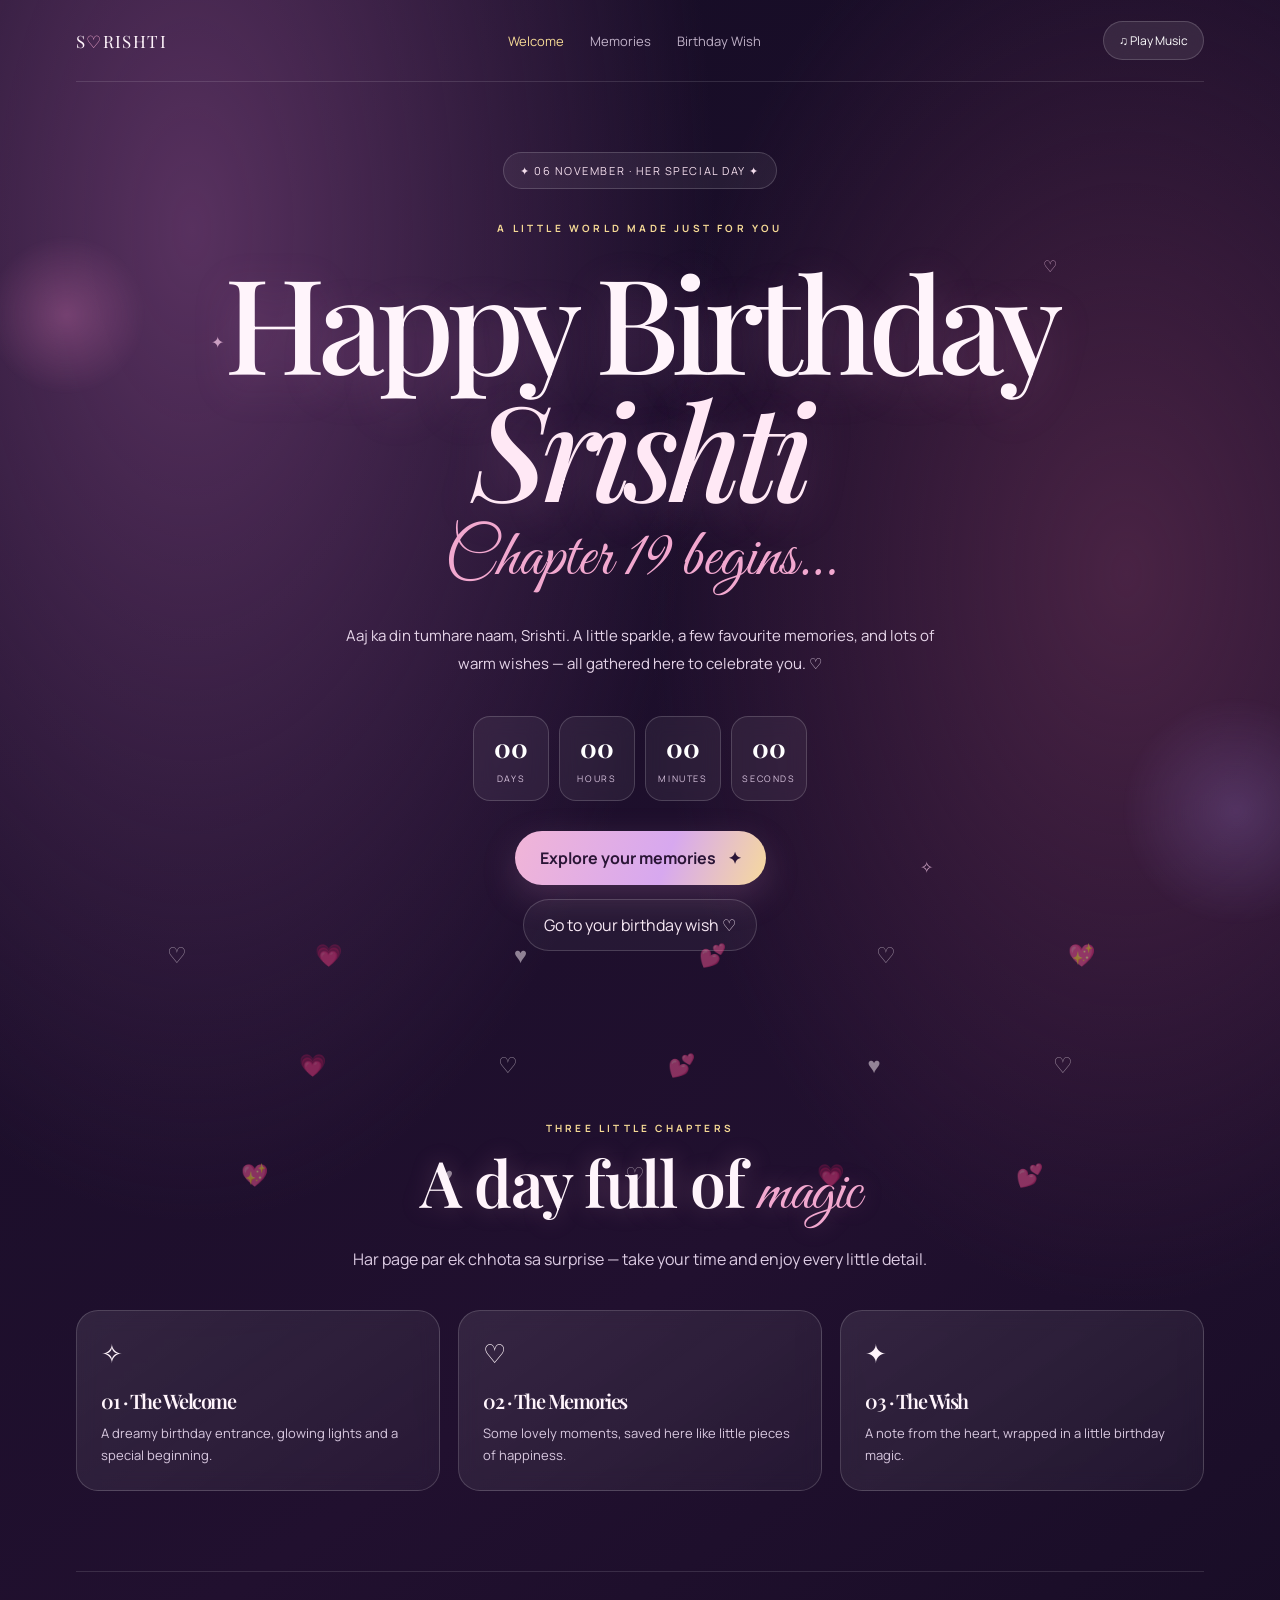
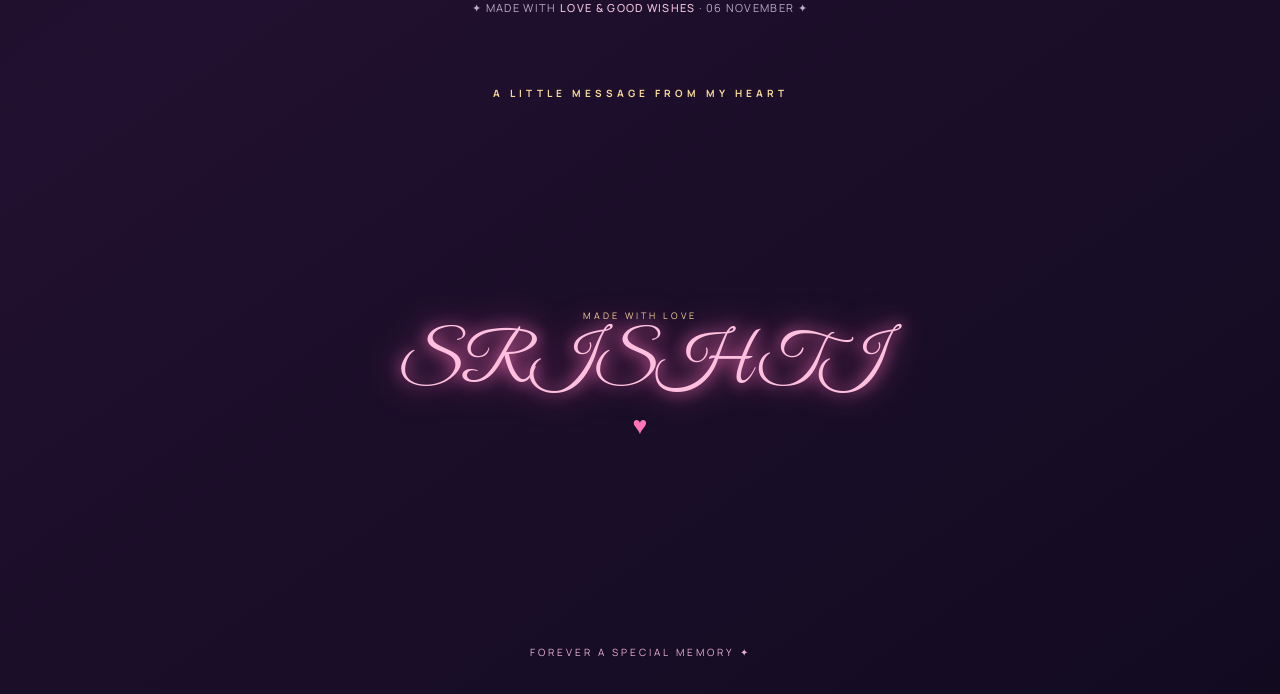
<file: index.html>
<!DOCTYPE html>
<html lang="en">
<head>
<meta charset="UTF-8"><meta name="viewport" content="width=device-width, initial-scale=1">
<meta name="theme-color" content="#160d27">
<title>The Birthday Welcome | Srishti ♡</title>
<link rel="stylesheet" href="style.css">
</head>
<body>
<div class="shell">

    <header class="topbar">
      <a class="brand" href="index.html">S<span>♡</span>RISHTI</a>
      <nav class="nav">
        <a class="active" href="index.html">Welcome</a>
        <a class="" href="memories.html">Memories</a>
        <a class="" href="wish.html">Birthday Wish</a>
      </nav>
      <button class="music-btn" data-music type="button"><span class="music-dot"></span> Play Music</button>
    </header>

<main>
<section class="hero">
 <div class="orb one"></div><div class="orb two"></div>
 <span class="sparkle s1">✦</span><span class="sparkle s2">♡</span><span class="sparkle s3">✧</span>
 <div class="hero-inner">
  <div class="pill">✦ 06 NOVEMBER · HER SPECIAL DAY ✦</div>
  <p class="eyebrow" style="margin-top:32px">A LITTLE WORLD MADE JUST FOR YOU</p>
  <h1>Happy Birthday <span class="name">Srishti</span></h1>
  <div class="script scriptline">Chapter 19 begins…</div>
  <p class="lead">Aaj ka din tumhare naam, Srishti. A little sparkle, a few favourite memories, and lots of warm wishes — all gathered here to celebrate you. ♡</p>
  <div class="countdown" id="countdown">
   <div class="timebox"><b id="days">00</b><small>Days</small></div>
   <div class="timebox"><b id="hours">00</b><small>Hours</small></div>
   <div class="timebox"><b id="minutes">00</b><small>Minutes</small></div>
   <div class="timebox"><b id="seconds">00</b><small>Seconds</small></div>
  </div>
  <a class="cta" href="memories.html">Explore your memories <span>✦</span></a>
  <div><a class="ghost" href="wish.html">Go to your birthday wish ♡</a></div>
 </div>
</section>
<section class="section">
 <div class="section-head"><div class="eyebrow">THREE LITTLE CHAPTERS</div><h2 class="serif">A day full of <span class="script">magic</span></h2><p>Har page par ek chhota sa surprise — take your time and enjoy every little detail.</p></div>
 <div class="feature-grid">
  <article class="feature"><div class="icon">✧</div><h3>01 · The Welcome</h3><p>A dreamy birthday entrance, glowing lights and a special beginning.</p></article>
  <article class="feature"><div class="icon">♡</div><h3>02 · The Memories</h3><p>Some lovely moments, saved here like little pieces of happiness.</p></article>
  <article class="feature"><div class="icon">✦</div><h3>03 · The Wish</h3><p>A note from the heart, wrapped in a little birthday magic.</p></article>
 </div>
</section>
</main>


<footer class="footer">✦ MADE WITH <b>LOVE & GOOD WISHES</b> · 06 NOVEMBER ✦</footer>
</div>
<audio id="birthdayAudio" src="inaam.mp3" preload="auto" loop></audio>
<script src="app.js"></script>
</body></html>
<section class="srishti-heart-section">
  <div class="heart-heading">A LITTLE MESSAGE FROM MY HEART</div>

  <div class="heart-stage">
    <canvas id="heart"></canvas>

    <div class="heart-center">
      <span class="center-small">MADE WITH LOVE</span>
      <div class="center-name">SRISHTI</div>
      <span class="center-heart">♥</span>
    </div>
  </div>

  <div class="heart-footer">FOREVER A SPECIAL MEMORY ✦</div>
</section>
</file>
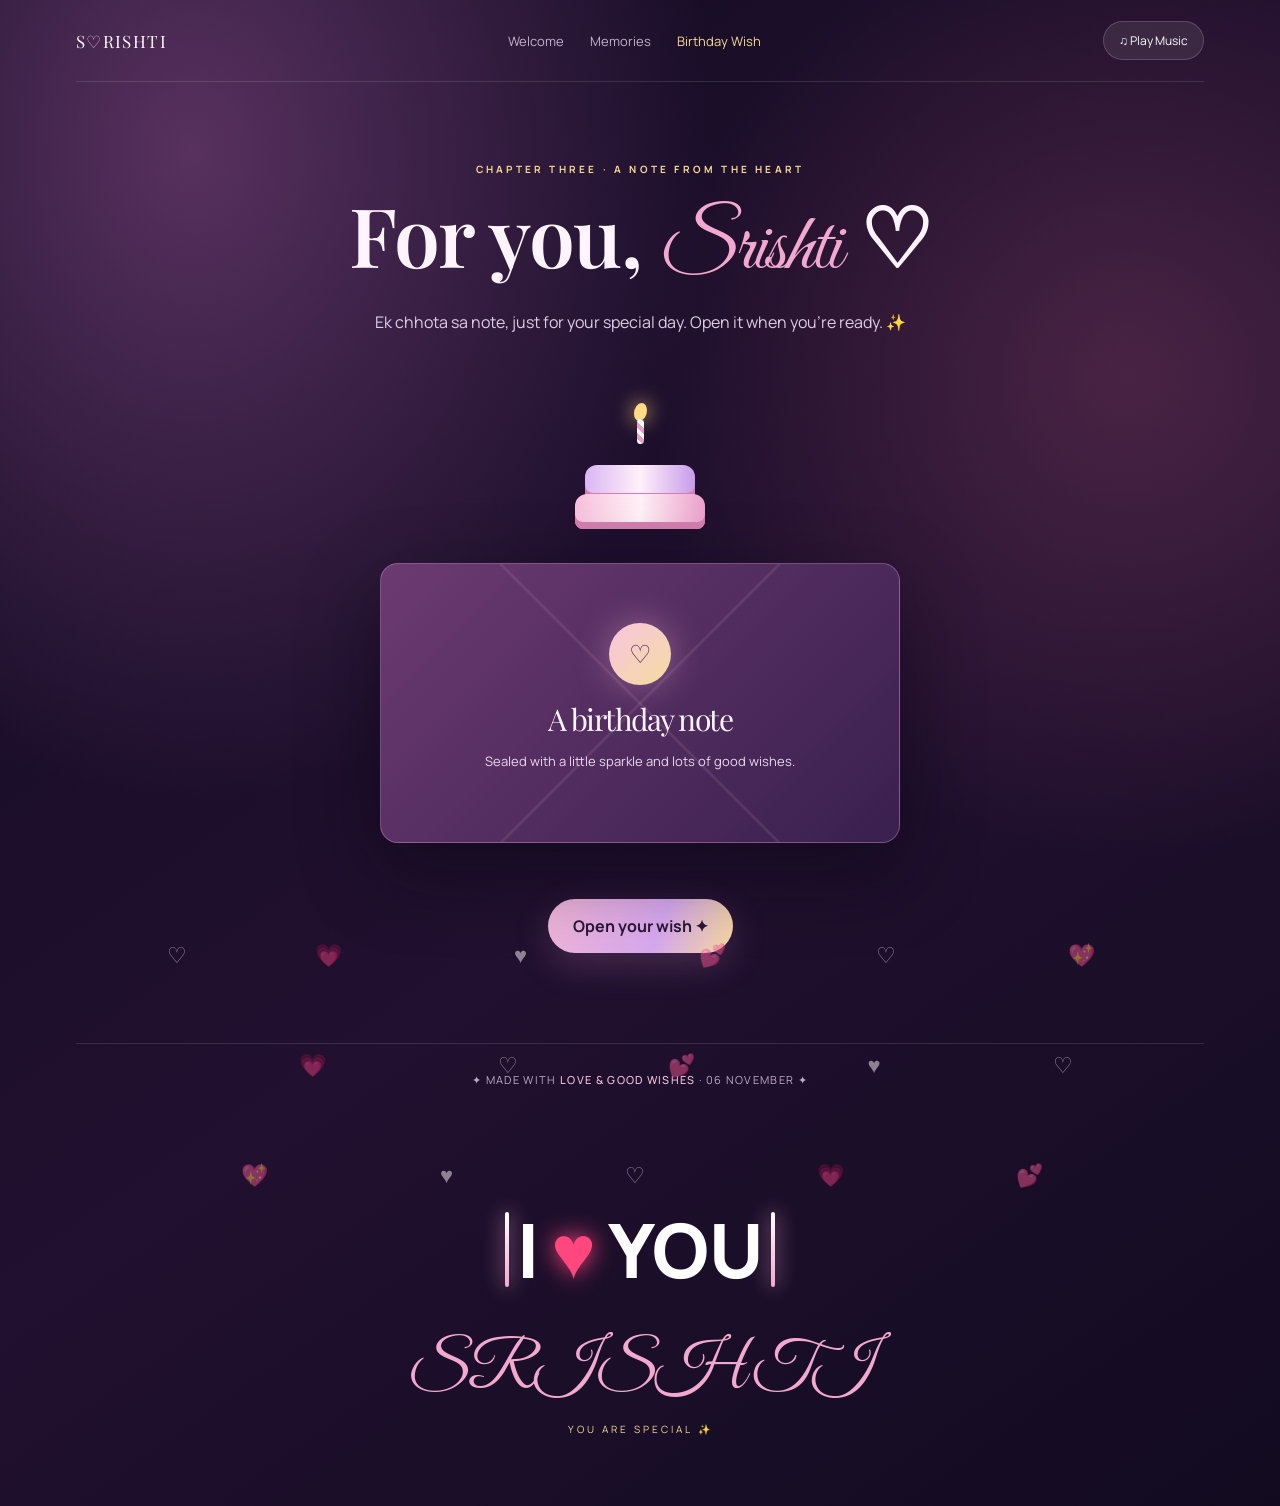
<file: wish.html>
<!DOCTYPE html>
<html lang="en">
<head>
<meta charset="UTF-8"><meta name="viewport" content="width=device-width, initial-scale=1">
<meta name="theme-color" content="#160d27">
<title>A Birthday Wish | Srishti ♡</title>
<link rel="stylesheet" href="style.css">
</head>
<body>
<div class="shell">

    <header class="topbar">
      <a class="brand" href="index.html">S<span>♡</span>RISHTI</a>
      <nav class="nav">
        <a class="" href="index.html">Welcome</a>
        <a class="" href="memories.html">Memories</a>
        <a class="active" href="wish.html">Birthday Wish</a>
      </nav>
      <button class="music-btn" data-music type="button"><span class="music-dot"></span> Play Music</button>
    </header>

<main>
<section class="page-hero">
 <div class="eyebrow">CHAPTER THREE · A NOTE FROM THE HEART</div>
 <h1>For you, <span class="script">Srishti</span> ♡</h1>
 <p>Ek chhota sa note, just for your special day. Open it when you’re ready. ✨</p>
</section>
<section class="wish-wrap">
 <div class="cake"><div class="flame"></div><div class="candle"></div><div class="layer l2"></div><div class="layer l1"></div></div>
 <div class="envelope">
  <div class="envelope-inner"><div class="seal">♡</div><h2>A birthday note</h2><p>Sealed with a little sparkle and lots of good wishes.</p></div>
 </div>
 <button class="cta" id="openWish" type="button">Open your wish ✦</button>
 <article class="wish-letter" id="wishLetter">
  <h2>Happy 19th Birthday, Srishti! ♡</h2>
  <p>Wishing you a day filled with laughter, sweet surprises and all the little things that make you happy.</p>
  <p>May this new chapter bring you confidence to chase your dreams, courage for every new beginning, and countless reasons to smile. Jo bhi tum dil se chahti ho, may life bring you closer to it — one beautiful step at a time.</p>
  <p>Keep being your wonderful self. Keep growing, keep glowing, and never stop believing in the beautiful things waiting ahead. You deserve a year full of peace, happiness and unforgettable memories.</p>
  <p style="text-align:center;font:italic 19px 'Playfair Display',serif;color:#8d4b7c;margin-top:25px">Have the loveliest birthday. Enjoy every second of your day! ✨</p>
  <div class="signature">With warm wishes ♡</div>
 </article>
</section>
</main>

<footer class="footer">✦ MADE WITH <b>LOVE & GOOD WISHES</b> · 06 NOVEMBER ✦</footer>
</div>
<audio id="birthdayAudio" src="inaam.mp3" preload="auto" loop></audio>
<script src="app.js"></script>

<div class="love-finale">
  <div class="love-frame">
    <span class="love-bar"></span>
    <div class="love-words">
      <span class="love-i">I</span>
      <span class="love-heart">♥</span>
      <span class="love-you">YOU</span>
    </div>
    <span class="love-bar"></span>
  </div>
  <div class="love-name">SRISHTI</div>
  <p class="love-caption">YOU ARE SPECIAL ✨</p>
</div>
</body>
</html>
</file>
<file: style.css>
@import url('https://fonts.googleapis.com/css2?family=Bodoni+Moda:opsz,wght@6..96,400;6..96,500;6..96,600;6..96,700&family=Great+Vibes&family=Manrope:wght@400;500;600;700;800&display=swap');

@import url('https://fonts.googleapis.com/css2?family=DM+Sans:wght@400;500;600;700&family=Playfair+Display:wght@500;600;700&family=Great+Vibes&display=swap');
:root{--night:#160d27;--night2:#241239;--plum:#43204f;--pink:#f2a8cf;--rose:#d96da9;--lilac:#c9a8f0;--gold:#f5d995;--cream:#fff4fb;--muted:#d8c5df;--glass:rgba(255,255,255,.085);--line:rgba(255,255,255,.17)}
*{box-sizing:border-box}html{scroll-behavior:smooth}body{margin:0;min-height:100vh;color:var(--cream);font-family:'DM Sans',sans-serif;background:radial-gradient(ellipse at 15% 10%,#58315f 0,transparent 34%),radial-gradient(ellipse at 88% 25%,#492344 0,transparent 30%),linear-gradient(145deg,#140c24,#21102f 55%,#120b20);overflow-x:hidden}
body:before{content:"";position:fixed;inset:0;pointer-events:none;opacity:.22;background-image:radial-gradient(#fff 1px,transparent 1.5px);background-size:83px 83px;mask-image:linear-gradient(to bottom,black,transparent 85%);z-index:0}
a{color:inherit;text-decoration:none}button{font:inherit;cursor:pointer}.shell{position:relative;z-index:1;max-width:1180px;margin:auto;padding:0 26px}.topbar{height:82px;display:flex;align-items:center;justify-content:space-between;gap:18px;border-bottom:1px solid rgba(255,255,255,.12);position:relative;z-index:5}.brand{font-family:'Playfair Display',serif;letter-spacing:.08em;font-size:17px}.brand span{color:var(--pink)}.nav{display:flex;align-items:center;gap:26px;color:#e8d9ee;font-size:13px}.nav a{opacity:.8;transition:.25s}.nav a:hover,.nav a.active{opacity:1;color:var(--gold)}.music-btn{border:1px solid var(--line);background:var(--glass);color:white;border-radius:999px;padding:10px 15px;font-size:12px;display:flex;align-items:center;gap:9px;backdrop-filter:blur(12px)}.music-dot{width:7px;height:7px;background:var(--pink);border-radius:50%;box-shadow:0 0 12px var(--pink)}
.eyebrow{font-size:10px;letter-spacing:.32em;text-transform:uppercase;color:var(--gold);font-weight:700}.serif{font-family:'Playfair Display',serif}.script{font-family:'Great Vibes',cursive;color:var(--pink);font-weight:400}.hero{min-height:calc(100vh - 82px);display:grid;place-items:center;text-align:center;padding:70px 0 90px;position:relative}.hero-inner{max-width:850px;position:relative}.hero h1{font-family:'Playfair Display',serif;font-size:clamp(64px,12vw,132px);line-height:.96;letter-spacing:-.055em;margin:22px 0 8px;text-shadow:0 10px 45px #e18acb38}.hero h1 .name{display:block;color:#ffe8f5;font-style:italic}.hero .scriptline{font-size:clamp(38px,6vw,66px);margin:4px 0 22px}.lead{max-width:590px;margin:0 auto;color:#e6d5e9;line-height:1.85;font-size:15px}.pill{display:inline-flex;align-items:center;gap:9px;border:1px solid var(--line);background:rgba(255,255,255,.06);border-radius:999px;padding:10px 16px;color:#f3ddec;font-size:11px;letter-spacing:.14em;text-transform:uppercase}.cta{display:inline-flex;align-items:center;justify-content:center;gap:12px;margin-top:30px;border:0;border-radius:999px;padding:16px 25px;background:linear-gradient(110deg,#f1b5d7,#d7a8ef 60%,#f6d99d);color:#2a1536;font-weight:700;box-shadow:0 12px 35px #d88ecb35;transition:transform .25s,box-shadow .25s}.cta:hover{transform:translateY(-3px);box-shadow:0 18px 42px #d88ecb55}.ghost{display:inline-flex;border:1px solid var(--line);border-radius:999px;padding:14px 20px;margin-top:14px;color:#f7e8f4;background:rgba(255,255,255,.04)}.orb{position:absolute;border-radius:50%;filter:blur(1px);pointer-events:none;animation:float 8s ease-in-out infinite}.orb.one{width:160px;height:160px;background:radial-gradient(circle,#d979b850,transparent 70%);left:-8%;top:16%}.orb.two{width:230px;height:230px;background:radial-gradient(circle,#a884df3b,transparent 70%);right:-13%;bottom:12%;animation-delay:-3s}.sparkle{position:absolute;color:#f5c7e7;opacity:.75;animation:twinkle 3.2s infinite}.sparkle.s1{left:12%;top:26%}.sparkle.s2{right:13%;top:18%;animation-delay:1s}.sparkle.s3{right:24%;bottom:17%;animation-delay:2s}.countdown{display:flex;justify-content:center;gap:10px;margin:38px auto 0}.timebox{min-width:76px;padding:13px 10px;border:1px solid var(--line);border-radius:17px;background:rgba(255,255,255,.055);backdrop-filter:blur(10px)}.timebox b{display:block;font-family:'Playfair Display',serif;font-size:26px;color:#fff}.timebox small{font-size:9px;letter-spacing:.18em;color:#d9c4df;text-transform:uppercase}
.section{padding:80px 0}.section-head{text-align:center;margin:0 auto 36px;max-width:720px}.section-head h2{font:600 clamp(38px,6vw,64px)/1.1 'Playfair Display',serif;margin:12px 0}.section-head p{color:#ddcce4;line-height:1.8}.feature-grid{display:grid;grid-template-columns:repeat(3,1fr);gap:18px}.feature{padding:24px;border:1px solid var(--line);background:linear-gradient(145deg,rgba(255,255,255,.09),rgba(255,255,255,.035));border-radius:22px;min-height:180px;backdrop-filter:blur(10px)}.feature .icon{font-size:26px}.feature h3{font:600 20px 'Playfair Display',serif;margin:16px 0 8px}.feature p{font-size:13px;line-height:1.7;color:#d9c9e0;margin:0}
.page-hero{padding:80px 0 40px;text-align:center}.page-hero h1{font:600 clamp(48px,8vw,82px)/1.05 'Playfair Display',serif;margin:15px 0}.page-hero p{color:#dfcde5;max-width:620px;margin:0 auto;line-height:1.8}.gallery{display:grid;grid-template-columns:repeat(3,1fr);gap:18px;padding:22px 0 80px}.photo-card{position:relative;overflow:hidden;border:1px solid var(--line);border-radius:22px;background:#2b1839;min-height:310px;cursor:pointer;box-shadow:0 18px 45px #08051155;transition:transform .35s,border-color .35s}.photo-card:nth-child(2),.photo-card:nth-child(5){transform:translateY(28px)}.photo-card:hover{transform:translateY(-7px) scale(1.015);border-color:#efb1dc}.photo-card:nth-child(2):hover,.photo-card:nth-child(5):hover{transform:translateY(18px) scale(1.015)}.photo-card img{width:100%;height:100%;min-height:310px;object-fit:cover;display:block;transition:transform .7s}.photo-card:hover img{transform:scale(1.06)}.photo-card:after{content:"";position:absolute;inset:40% 0 0;background:linear-gradient(transparent,rgba(17,8,28,.86))}.photo-caption{position:absolute;z-index:1;bottom:18px;left:20px;right:20px;font:20px 'Playfair Display',serif}.photo-caption small{display:block;font:10px 'DM Sans',sans-serif;letter-spacing:.18em;text-transform:uppercase;color:var(--gold);margin-bottom:6px}
.lightbox{position:fixed;inset:0;background:rgba(9,4,17,.91);z-index:30;display:none;align-items:center;justify-content:center;padding:24px;backdrop-filter:blur(12px)}.lightbox.open{display:flex}.lightbox img{max-width:min(90vw,650px);max-height:84vh;object-fit:contain;border-radius:16px;box-shadow:0 20px 70px #000}.lightbox button{position:absolute;top:22px;right:25px;border:1px solid var(--line);background:#ffffff18;color:white;border-radius:50%;width:44px;height:44px;font-size:22px}
.wish-wrap{max-width:850px;margin:0 auto 90px;text-align:center}.envelope{margin:34px auto 26px;width:min(100%,520px);height:280px;position:relative;border:1px solid #f0b5d64d;border-radius:18px;background:linear-gradient(135deg,#6c3a71,#39204e);box-shadow:0 28px 80px #09041177;display:grid;place-items:center;overflow:hidden}.envelope:before{content:"";position:absolute;inset:0;background:linear-gradient(135deg,transparent 49.7%,#f0b5d633 50%,transparent 50.5%),linear-gradient(225deg,transparent 49.7%,#f0b5d633 50%,transparent 50.5%);opacity:.7}.envelope-inner{position:relative;z-index:1;padding:24px}.seal{width:62px;height:62px;border-radius:50%;display:grid;place-items:center;margin:0 auto 14px;background:linear-gradient(135deg,#f8c5df,#f5dc9f);color:#4a2351;font-size:25px;box-shadow:0 0 35px #f1b5d766}.envelope h2{font:30px 'Playfair Display',serif;margin:0 0 8px}.envelope p{color:#ead9ed;font-size:13px}.wish-letter{display:none;text-align:left;margin:25px auto 0;padding:clamp(25px,5vw,48px);border:1px solid #f1c4df55;border-radius:24px;background:linear-gradient(145deg,#fff0f8,#f6e7ff);color:#48264e;box-shadow:0 20px 70px #08031166;line-height:1.9}.wish-letter.show{display:block;animation:rise .8s both}.wish-letter h2{font:600 clamp(32px,5vw,48px) 'Playfair Display',serif;color:#71365f;text-align:center;margin:0 0 22px}.wish-letter p{font-size:15px}.signature{font:42px 'Great Vibes',cursive;color:#a34d85;text-align:right;margin-top:25px}.cake{width:150px;height:118px;margin:34px auto 0;position:relative}.cake .layer{position:absolute;left:10px;right:10px;height:35px;border-radius:12px 12px 8px 8px;background:linear-gradient(90deg,#f7bfdc,#fff0f6,#eaa1cc);box-shadow:inset 0 -7px #d47eaf}.cake .l1{bottom:0}.cake .l2{bottom:29px;left:20px;right:20px;background:linear-gradient(90deg,#d9b6f4,#fff0fa,#c79ce9)}.cake .candle{position:absolute;bottom:85px;left:72px;width:7px;height:25px;background:repeating-linear-gradient(45deg,#fff 0 4px,#e5a2cb 4px 8px);border-radius:4px}.flame{position:absolute;bottom:108px;left:69px;width:13px;height:18px;background:#ffdb83;border-radius:60% 40% 60% 40%;filter:drop-shadow(0 0 10px #ffd879);animation:flicker .6s infinite alternate}
.footer{border-top:1px solid rgba(255,255,255,.12);padding:28px 0 36px;text-align:center;color:#bda9c8;font-size:11px;letter-spacing:.12em}.footer b{color:#f2c4df;font-weight:500}
..intro-overlay.hide{position:fixed;inset:0;z-index:50;background:radial-gradient(ellipse at center,#472452 0,#1a0d29 65%,#10091c 100%);display:grid;place-items:center;text-align:center;padding:25px;transition:opacity .8s,visibility .8s}.intro-overlay.hide{opacity:0;visibility:hidden;pointer-events:none}.intro-card{max-width:620px}.intro-card h2{font:600 clamp(44px,8vw,78px)/1.05 'Playfair Display',serif;margin:16px 0}.intro-card p{color:#dfcde5;line-height:1.8}.intro-card .script{font-size:50px}.intro-note{font-size:11px;color:#bda9c8;margin-top:14px}
.confetti{position:fixed;z-index:40;top:-20px;width:8px;height:13px;pointer-events:none;animation:fall 3.4s linear forwards}
@keyframes float{0%,100%{transform:translateY(0)}50%{transform:translateY(-25px)}}@keyframes twinkle{0%,100%{opacity:.25;transform:scale(.7) rotate(0)}50%{opacity:1;transform:scale(1.2) rotate(30deg)}}@keyframes rise{from{opacity:0;transform:translateY(22px)}to{opacity:1;transform:translateY(0)}}@keyframes flicker{from{transform:scale(.9) rotate(-5deg)}to{transform:scale(1.12) rotate(6deg)}}@keyframes fall{to{transform:translateY(110vh) rotate(720deg);opacity:.1}}
@media(max-width:760px){.shell{padding:0 18px}.topbar{height:auto;min-height:76px;flex-wrap:wrap;padding:16px 0}.nav{order:3;width:100%;justify-content:center;gap:22px;padding-top:5px}.music-btn{padding:9px 12px}.hero{min-height:calc(100vh - 120px);padding:55px 0}.feature-grid{grid-template-columns:1fr}.gallery{grid-template-columns:repeat(2,1fr);gap:12px}.photo-card,.photo-card img{min-height:240px}.photo-card:nth-child(2),.photo-card:nth-child(5){transform:none}.photo-card:nth-child(2):hover,.photo-card:nth-child(5):hover{transform:translateY(-7px) scale(1.015)}.photo-caption{left:12px;bottom:12px;font-size:16px}.photo-caption small{font-size:8px}.countdown{gap:6px}.timebox{min-width:65px;padding:11px 7px}.timebox b{font-size:22px}.section{padding:58px 0}.page-hero{padding:60px 0 28px}.envelope{height:245px}}
@media(max-width:420px){.gallery{grid-template-columns:1fr}.photo-card,.photo-card img{min-height:390px}.nav{font-size:12px;gap:16px}.brand{font-size:15px}}

/* PREMIUM MEMORY GALLERY ANIMATIONS */

.photo-card {
  position: relative;
  overflow: hidden;
  transform: translateY(35px);
  opacity: 0;
  animation: memoryReveal 0.9s ease forwards,
             memoryFloat 5s ease-in-out infinite;
  transition: transform 0.45s ease, box-shadow 0.45s ease;
}

.photo-card:nth-child(2) { animation-delay: 0.15s, 1s; }
.photo-card:nth-child(3) { animation-delay: 0.3s, 1.2s; }
.photo-card:nth-child(4) { animation-delay: 0.45s, 1.4s; }
.photo-card:nth-child(5) { animation-delay: 0.6s, 1.6s; }

.photo-card img {
  transition: transform 0.8s cubic-bezier(.2,.8,.2,1),
              filter 0.6s ease;
  will-change: transform;
}

.photo-card:hover {
  transform: translateY(-12px) scale(1.025);
  box-shadow: 0 20px 55px rgba(220, 130, 255, 0.3),
              0 0 18px rgba(255, 160, 220, 0.3);
  z-index: 5;
}

.photo-card:hover img {
  transform: scale(1.09);
  filter: brightness(1.08) saturate(1.12);
}

@keyframes memoryReveal {
  to {
    opacity: 1;
    transform: translateY(0);
  }
}

@keyframes memoryFloat {
  0%, 100% { translate: 0 0; }
  50% { translate: 0 -5px; }
}

@media (prefers-reduced-motion: reduce) {
  .photo-card,
  .photo-card img {
    animation: none;
    transition: none;
    opacity: 1;
    transform: none;
  }
}

/* PREMIUM PHOTO ANIMATIONS */
.gallery .photo-card {
  opacity: 0;
  animation: photoEntrance 1s ease forwards;
  transition: transform .5s ease, box-shadow .5s ease;
}

.gallery .photo-card:nth-child(2) { animation-delay: .2s; }
.gallery .photo-card:nth-child(3) { animation-delay: .4s; }
.gallery .photo-card:nth-child(4) { animation-delay: .6s; }
.gallery .photo-card:nth-child(5) { animation-delay: .8s; }
.gallery .photo-card:nth-child(6) { animation-delay: 1s; }

@keyframes photoEntrance {
  from {
    opacity: 0;
    transform: translateY(45px) scale(.96);
  }
  to {
    opacity: 1;
    transform: translateY(0) scale(1);
  }
}

.gallery .photo-card:hover {
  transform: translateY(-12px) scale(1.035);
  box-shadow: 0 15px 45px rgba(235, 140, 255, .4);
  border-color: #f2a8cf;
  z-index: 5;
}

.gallery .photo-card img {
  transition: transform .8s ease, filter .6s ease;
}

.gallery .photo-card:hover img {
  transform: scale(1.1);
  filter: brightness(1.1);
}

@media (prefers-reduced-motion: reduce) {
  .gallery .photo-card {
    animation: none;
    opacity: 1;
  }
}

/* DREAMY FLOATING HEARTS */
body::before,
body::after {
  content: "♡     💗       ♥       💕      ♡       💖\A      💗       ♡      💕       ♥       ♡\A  💖       ♥       ♡       💗       💕";
  white-space: pre;
  position: fixed;
  left: 0;
  width: 100%;
  height: 100%;
  pointer-events: none;
  z-index: 20;
  text-align: center;
  font-size: 22px;
  line-height: 110px;
  letter-spacing: 18px;
}

body::before {
  top: -100%;
  animation: fallingHearts 18s linear infinite;
  opacity: .65;
}

body::after {
  top: 100%;
  animation: risingHearts 20s linear infinite;
  opacity: .5;
}

@keyframes fallingHearts {
  from { transform: translateY(0); }
  to { transform: translateY(200vh); }
}

@keyframes risingHearts {
  from { transform: translateY(0); }
  to { transform: translateY(-200vh); }
}

/* LUXURY BIRTHDAY TYPOGRAPHY */
body {
  font-family: 'Manrope', sans-serif;
}

h1, h2, h3 {
  font-family: 'Bodoni Moda', serif;
  font-weight: 500;
  letter-spacing: -1.5px;
}

p, button, nav, a {
  font-family: 'Manrope', sans-serif;
}

h1 em, h2 em, h3 em {
  font-family: 'Great Vibes', cursive;
  font-weight: 400;
  letter-spacing: 0;
}

/* CINEMATIC BIRTHDAY TEXT ANIMATION */

.page-hero h1 {
  animation: titleReveal 1.8s cubic-bezier(.2,.8,.2,1) both;
}

.page-hero h1 em {
  display: inline-block;
  animation: nameReveal 2s ease both, nameGlow 3s ease-in-out 2s infinite alternate;
}

.page-hero p {
  animation: paragraphReveal 1.5s ease 1s both;
}

.page-hero .eyebrow {
  animation: paragraphReveal 1.2s ease .4s both;
}

@keyframes titleReveal {
  from {
    opacity: 0;
    transform: translateY(65px);
    filter: blur(12px);
  }
  to {
    opacity: 1;
    transform: translateY(0);
    filter: blur(0);
  }
}

@keyframes nameReveal {
  from {
    opacity: 0;
    transform: translateY(35px) scale(.85);
    filter: blur(10px);
  }
  to {
    opacity: 1;
    transform: translateY(0) scale(1);
    filter: blur(0);
  }
}

@keyframes nameGlow {
  from {
    text-shadow: 0 0 5px rgba(255,160,210,.2);
  }
  to {
    text-shadow: 0 0 18px rgba(255,160,210,.7),
                 0 0 35px rgba(255,120,190,.35);
  }
}

@keyframes paragraphReveal {
  from {
    opacity: 0;
    transform: translateY(25px);
  }
  to {
    opacity: 1;
    transform: translateY(0);
  }
}

@media (prefers-reduced-motion: reduce) {
  .page-hero h1,
  .page-hero h1 em,
  .page-hero p,
  .page-hero .eyebrow {
    animation: none;
    opacity: 1;
    filter: none;
    transform: none;
  }
}

/* CINEMATIC BIRTHDAY TEXT ANIMATION */

.page-hero h1 {
  animation: titleReveal 1.8s cubic-bezier(.2,.8,.2,1) both;
}

.page-hero h1 em {
  display: inline-block;
  animation: nameReveal 2s ease both, nameGlow 3s ease-in-out 2s infinite alternate;
}

.page-hero p {
  animation: paragraphReveal 1.5s ease 1s both;
}

.page-hero .eyebrow {
  animation: paragraphReveal 1.2s ease .4s both;
}

@keyframes titleReveal {
  from {
    opacity: 0;
    transform: translateY(65px);
    filter: blur(12px);
  }
  to {
    opacity: 1;
    transform: translateY(0);
    filter: blur(0);
  }
}

@keyframes nameReveal {
  from {
    opacity: 0;
    transform: translateY(35px) scale(.85);
    filter: blur(10px);
  }
  to {
    opacity: 1;
    transform: translateY(0) scale(1);
    filter: blur(0);
  }
}

@keyframes nameGlow {
  from {
    text-shadow: 0 0 5px rgba(255,160,210,.2);
  }
  to {
    text-shadow: 0 0 18px rgba(255,160,210,.7),
                 0 0 35px rgba(255,120,190,.35);
  }
}

@keyframes paragraphReveal {
  from {
    opacity: 0;
    transform: translateY(25px);
  }
  to {
    opacity: 1;
    transform: translateY(0);
  }
}

@media (prefers-reduced-motion: reduce) {
  .page-hero h1,
  .page-hero h1 em,
  .page-hero p,
  .page-hero .eyebrow {
    animation: none;
    opacity: 1;
    filter: none;
    transform: none;
  }
}

.love-finale {
  text-align: center;
  padding: 65px 10px;
  margin: 30px auto;
  overflow: hidden;
}

.love-frame {
  display: flex;
  justify-content: center;
  align-items: center;
  gap: 18px;
}

.love-bar {
  width: 6px;
  height: 100px;
  border-radius: 20px;
  background: linear-gradient(white, #f2a8cf);
  box-shadow: 0 0 20px #f2a8cf;
  animation: barGlow 2s infinite alternate;
}

.love-words {
  display: flex;
  align-items: center;
  gap: 12px;
  font: 800 clamp(38px, 9vw, 75px) 'Manrope', sans-serif;
  color: white;
}

.love-i, .love-you {
  animation: textShow 1.5s both;
}

.love-you { animation-delay: 1s; }

.love-heart {
  color: #ff477e;
  animation: heartbeat 1s infinite;
  text-shadow: 0 0 25px #ff477e;
}

.love-name {
  margin-top: 30px;
  font: 65px 'Great Vibes', cursive;
  color: #f2a8cf;
  animation: nameGlow 2s infinite alternate;
}

.love-caption {
  color: #f5d995;
  letter-spacing: 5px;
}

@keyframes textShow {
  from { opacity: 0; transform: translateY(35px); }
  to { opacity: 1; transform: translateY(0); }
}

@keyframes heartbeat {
  50% { transform: scale(1.2); }
}

@keyframes barGlow {
  to { box-shadow: 0 0 35px #ff8bc7; }
}

@keyframes nameGlow {
  to { text-shadow: 0 0 30px #f2a8cf; }
}

/* PREMIUM CHAPTER SECTION ANIMATION */

.section-head {
  animation: chapterHeading 1.2s ease both;
}

.section-head h2 {
  text-shadow: 0 0 25px rgba(242,168,207,.25);
}

.feature-grid .feature {
  opacity: 0;
  animation: chapterCard 1s cubic-bezier(.2,.8,.2,1) forwards;
  transition: transform .45s ease, box-shadow .45s ease,
              border-color .45s ease;
  position: relative;
  overflow: hidden;
}

.feature-grid .feature:nth-child(1) {
  animation-delay: .2s;
}
.feature-grid .feature:nth-child(2) {
  animation-delay: .45s;
}
.feature-grid .feature:nth-child(3) {
  animation-delay: .7s;
}

.feature-grid .feature::before {
  content: "";
  position: absolute;
  top: 0;
  left: -120%;
  width: 70%;
  height: 100%;
  background: linear-gradient(
    110deg, transparent, rgba(255,255,255,.12), transparent
  );
  transition: left .8s ease;
  pointer-events: none;
}

.feature-grid .feature:hover {
  transform: translateY(-10px);
  border-color: #f2a8cf;
  box-shadow: 0 18px 45px rgba(242,168,207,.2);
}

.feature-grid .feature:hover::before {
  left: 150%;
}

.feature-grid .feature .icon {
  display: inline-block;
  animation: iconFloat 3s ease-in-out infinite;
}

@keyframes chapterHeading {
  from { opacity: 0; transform: translateY(35px); filter: blur(8px); }
  to { opacity: 1; transform: translateY(0); filter: blur(0); }
}

@keyframes chapterCard {
  from { opacity: 0; transform: translateY(55px) scale(.96); }
  to { opacity: 1; transform: translateY(0) scale(1); }
}

@keyframes iconFloat {
  0%, 100% { transform: translateY(0); }
  50% { transform: translateY(-6px); }
}

@media (prefers-reduced-motion: reduce) {
  .section-head, .feature-grid .feature, .feature-grid .feature .icon {
    animation: none;
    opacity: 1;
    transform: none;
  }
}

/* MOBILE RESPONSIVE LOVE FINALE */

.love-finale {
  width: 100%;
  max-width: 100%;
  padding: 45px 8px 30px;
  box-sizing: border-box;
}

.love-frame {
  width: 100%;
  gap: 8px;
  justify-content: center;
}

.love-words {
  font-size: clamp(27px, 9vw, 75px);
  gap: clamp(5px, 2vw, 12px);
  white-space: nowrap;
}

.love-bar {
  width: 4px;
  height: 75px;
  flex-shrink: 0;
}

.love-name {
  font-size: clamp(42px, 12vw, 65px);
  overflow-wrap: anywhere;
}

.love-caption {
  font-size: 10px;
  letter-spacing: 3px;
}

@media (max-width: 380px) {
  .love-words {
    font-size: 26px;
    gap: 5px;
  }

  .love-bar {
    height: 60px;
  }
}

/* SRISHTI NEON HEART - PREMIUM DESIGN */

.srishti-heart-section {
  position: relative;
  width: 100%;
  padding: 35px 8px;
  text-align: center;
  overflow: hidden;
  box-sizing: border-box;
}

.heart-heading {
  color: #f5d995;
  font: 700 10px 'Manrope', sans-serif;
  letter-spacing: 4px;
  margin-bottom: 15px;
}

.heart-stage {
  position: relative;
  width: 100%;
  max-width: 850px;
  height: clamp(340px, 65vw, 520px);
  margin: auto;
}

#heart {
  position: absolute;
  inset: 0;
  width: 100%;
  height: 100%;
  pointer-events: none;
  z-index: 1;
}

.heart-center {
  position: absolute;
  z-index: 2;
  top: 50%;
  left: 50%;
  transform: translate(-50%, -50%);
  width: 75%;
  pointer-events: none;
}

.center-small {
  display: block;
  color: #f5d995;
  font-size: 9px;
  letter-spacing: 3px;
}

.center-name {
  font: 400 clamp(38px, 8vw, 68px) 'Great Vibes', cursive;
  color: #ffc0df;
  text-shadow: 0 0 15px #ff75b8, 0 0 35px #e85ba7;
  animation: srishtiGlow 2s infinite alternate;
}

.center-heart {
  display: block;
  color: #ff75b8;
  font-size: 25px;
  animation: srishtiBeat 1.2s infinite;
}

.heart-footer {
  color: #e9b0d1;
  font-size: 10px;
  letter-spacing: 3px;
  margin-top: 10px;
}

@keyframes srishtiGlow {
  to {
    text-shadow: 0 0 25px #ff75b8, 0 0 55px #e85ba7;
  }
}

@keyframes srishtiBeat {
  50% { transform: scale(1.3); }
}

@media(max-width:480px) {
  .heart-stage { height: 360px; }
  .heart-heading, .heart-footer {
    letter-spacing: 2px;
  }
}
/* GALLERY LAYOUT FIX */
.gallery {
  display: grid !important;
  grid-template-columns: repeat(3, minmax(0, 1fr)) !important;
  gap: 18px !important;
  width: 100%;
}

.gallery .photo-card {
  width: 100% !important;
  min-width: 0 !important;
  min-height: 360px !important;
  transform: none;
}

.gallery .photo-card img {
  width: 100% !important;
  height: 360px !important;
  object-fit: cover !important;
}

@media (max-width: 760px) {
  .gallery {
    grid-template-columns: repeat(2, minmax(0, 1fr)) !important;
  }
}

@media (max-width: 420px) {
  .gallery {
    grid-template-columns: 1fr !important;
  }
}
/* FIX MEMORIES ALBUM */
.gallery {
  display: grid !important;
  grid-template-columns: repeat(3, minmax(0, 1fr)) !important;
  width: 100% !important;
  gap: 18px !important;
}

.gallery .photo-card {
  width: 100% !important;
  min-width: 0 !important;
  min-height: 360px !important;
  transform: none;
}

.gallery .photo-card img {
  display: block;
  width: 100% !important;
  height: 360px !important;
  min-height: 360px !important;
  object-fit: cover !important;
}

@media (max-width: 760px) {
  .gallery {
    grid-template-columns: repeat(2, minmax(0, 1fr)) !important;
  }
}

@media (max-width: 420px) {
  .gallery {
    grid-template-columns: 1fr !important;
  }
}
</file>
